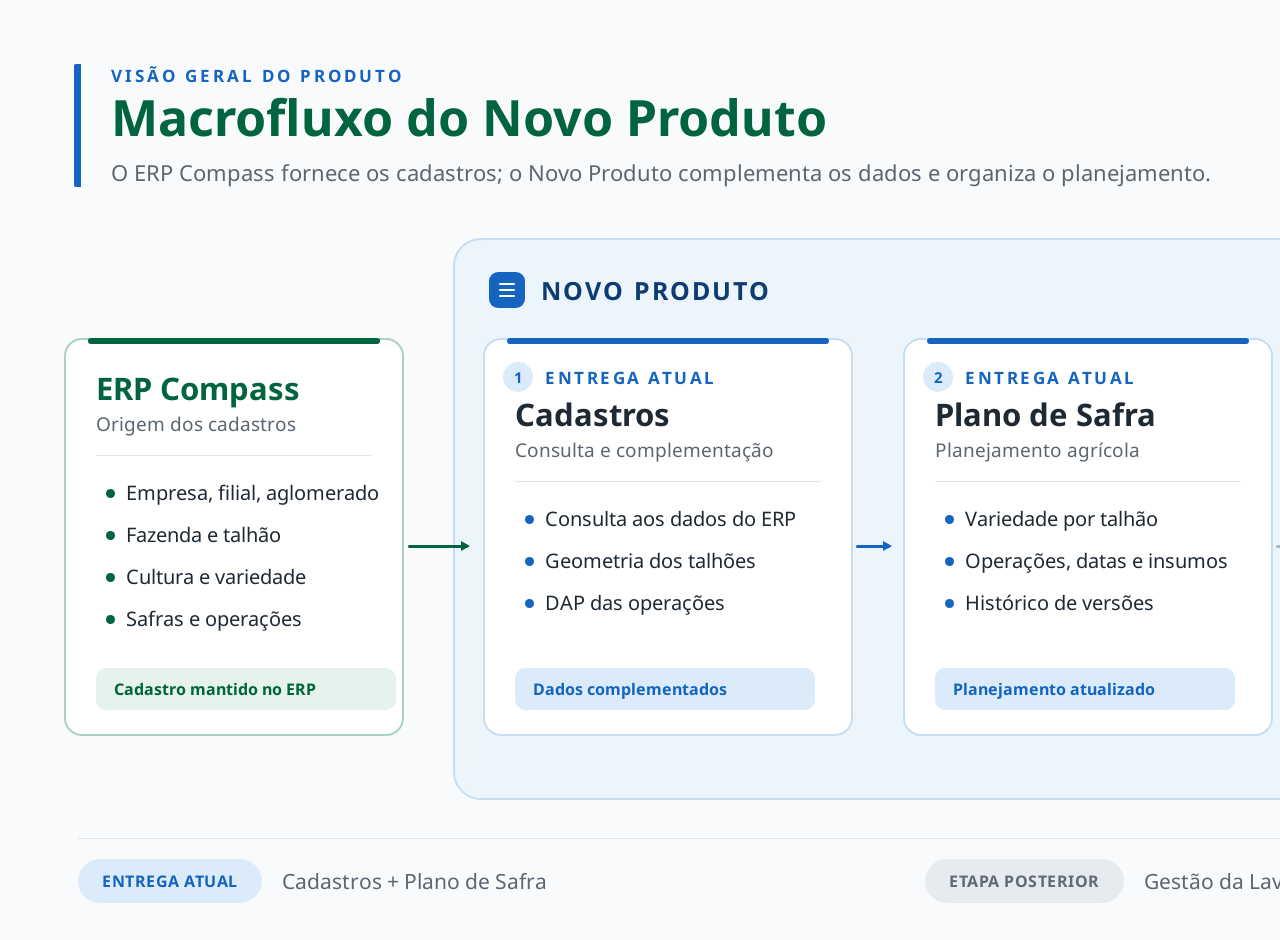
<file: docs/desenvolvimento/img/macrofluxo.html>
<!doctype html>
<!-- Fonte editável do macrofluxo (docs/desenvolvimento/img/macrofluxo.png). Para exportar de novo:
     node ferramentas/exportar-macrofluxo.js (ou peça ao Claude). Tamanho fixo: 1800 × 940. -->
<html lang="pt-BR">
<head>
<meta charset="utf-8">
<title>Macrofluxo do Novo Produto</title>
<link rel="preconnect" href="https://fonts.googleapis.com">
<link href="https://fonts.googleapis.com/css2?family=Noto+Sans:wght@400;500;700&display=swap" rel="stylesheet">
<style>
  :root {
    --fundo: #f8fafc; --painel: #ecf4fc; --painel-borda: #c9ddf1;
    --verde: #00643e; --verde-claro: #e6f2ec; --verde-borda: #a9d3bf;
    --azul: #1565c0; --azul-claro: #dcebfa; --azul-titulo: #0d3c73;
    --cinza: #a7b7c5; --cinza-texto: #5f6b76; --cinza-claro: #e7ebef;
    --texto: #1f2933; --texto-suave: #5b6670; --linha: #dfe4e9;
  }
  * { box-sizing: border-box; margin: 0; }
  body { width: 1800px; height: 940px; background: var(--fundo); font-family: 'Noto Sans', sans-serif; color: var(--texto); position: relative; overflow: hidden; }
  .cab { position: absolute; left: 74px; top: 64px; padding-left: 30px; border-left: 7px solid var(--azul); border-radius: 2px; }
  .cab small { display: block; font-size: 17px; font-weight: 700; letter-spacing: 3px; color: var(--azul); }
  .cab h1 { margin-top: 2px; font-size: 50px; font-weight: 700; color: var(--verde); line-height: 1.15; }
  .cab p { margin-top: 10px; font-size: 22px; color: var(--texto-suave); }

  .cartao { position: absolute; top: 338px; height: 398px; padding: 30px 30px 0; border-radius: 18px; background: #fff; }
  .cartao::before { content: ''; position: absolute; left: 22px; right: 22px; top: -2px; height: 6px; border-radius: 3px; background: var(--cor); }
  .cartao h2 { font-size: 31px; font-weight: 700; line-height: 1.2; }
  .cartao .sub { margin-top: 4px; font-size: 19px; color: var(--texto-suave); padding-bottom: 18px; border-bottom: 1px solid var(--linha); }
  .cartao ul { list-style: none; padding: 16px 0 0 10px; }
  .cartao li { position: relative; padding-left: 20px; font-size: 20px; line-height: 42px; white-space: nowrap; }
  .cartao li::before { content: ''; position: absolute; left: 0; top: 17px; width: 9px; height: 9px; border-radius: 50%; background: var(--cor); }
  .cartao .selo { position: absolute; left: 30px; bottom: 24px; width: 300px; padding: 10px 18px; border-radius: 10px; font-size: 16px; font-weight: 700; }
  .etapa { display: flex; align-items: center; gap: 12px; margin: -8px 0 4px -12px; font-size: 17px; font-weight: 700; letter-spacing: 2.5px; color: var(--cor); }
  .etapa b { display: grid; place-items: center; width: 30px; height: 30px; border-radius: 50%; background: var(--fundo-num); font-size: 15px; letter-spacing: 0; }

  .erp { --cor: var(--verde); left: 64px; width: 340px; border: 2px solid var(--verde-borda); }
  .erp h2 { color: var(--verde); }
  .erp li { font-size: 20px; }
  .erp .selo { background: var(--verde-claro); color: var(--verde); }

  .painel { position: absolute; left: 453px; top: 238px; width: 1280px; height: 562px; border: 2px solid var(--painel-borda); border-radius: 28px; background: var(--painel); }
  .painel__topo { position: absolute; left: 34px; top: 32px; display: flex; align-items: center; gap: 16px; font-size: 25px; font-weight: 700; letter-spacing: 2px; color: var(--azul-titulo); }
  .painel__icone { display: grid; place-items: center; width: 36px; height: 36px; border-radius: 9px; background: var(--azul); }
  .painel__icone i { display: block; width: 16px; height: 2.6px; background: #fff; border-radius: 2px; box-shadow: 0 -6px 0 #fff, 0 6px 0 #fff; }
  .legenda { position: absolute; right: 40px; top: 30px; display: flex; gap: 12px; }
  .legenda span { display: flex; align-items: center; gap: 10px; height: 38px; padding: 0 22px 0 16px; border-radius: 19px; font-size: 16px; font-weight: 700; }
  .legenda span::before { content: ''; width: 11px; height: 11px; border-radius: 50%; background: currentColor; }
  .legenda .atual { width: 192px; background: var(--azul-claro); color: var(--azul); }
  .legenda .depois { width: 206px; background: var(--cinza-claro); color: var(--cinza-texto); }
  .legenda .depois::before { background: var(--cinza-texto); }

  .ent { --cor: var(--azul); --fundo-num: var(--azul-claro); width: 370px; border: 2px solid var(--painel-borda); }
  .ent .selo { background: var(--azul-claro); color: var(--azul); }
  .cad { left: 483px; }
  .ps { left: 903px; }
  .gl { --cor: var(--cinza); --fundo-num: var(--cinza-claro); left: 1323px; width: 370px; border: 2px dashed var(--cinza); background: var(--fundo); }
  .gl .etapa { color: var(--cinza-texto); }
  .gl li::before { background: var(--cinza); }
  .gl .selo { background: var(--cinza-claro); color: var(--cinza-texto); }

  .seta { position: absolute; top: 545px; height: 3px; border-radius: 2px; background: var(--c); }
  .seta::after { content: ''; position: absolute; right: -2px; top: -4px; border: 5.5px solid transparent; border-left: 9px solid var(--c); border-right: 0; }
  .s1 { --c: var(--verde); left: 408px; width: 60px; }
  .s2 { --c: var(--azul); left: 856px; width: 34px; }
  .s3 { --c: var(--cinza); left: 1276px; width: 34px; }

  .rodape { position: absolute; left: 78px; right: 78px; top: 838px; border-top: 1px solid var(--linha); }
  .rodape div { position: absolute; top: 20px; display: flex; align-items: center; gap: 20px; font-size: 21px; color: var(--texto-suave); }
  .rodape span { display: grid; place-items: center; height: 44px; padding: 0 24px; border-radius: 22px; font-size: 16px; font-weight: 700; letter-spacing: .5px; }
  .r1 { left: 0; } .r1 span { background: var(--azul-claro); color: var(--azul); }
  .r2 { left: 847px; } .r2 span { background: var(--cinza-claro); color: var(--cinza-texto); }
</style>
</head>
<body>
  <div class="cab">
    <small>VISÃO GERAL DO PRODUTO</small>
    <h1>Macrofluxo do Novo Produto</h1>
    <p>O ERP Compass fornece os cadastros; o Novo Produto complementa os dados e organiza o planejamento.</p>
  </div>

  <section class="cartao erp">
    <h2>ERP Compass</h2>
    <p class="sub">Origem dos cadastros</p>
    <ul><li>Empresa, filial, aglomerado</li><li>Fazenda e talhão</li><li>Cultura e variedade</li><li>Safras e operações</li></ul>
    <p class="selo">Cadastro mantido no ERP</p>
  </section>

  <div class="painel">
    <div class="painel__topo"><span class="painel__icone"><i></i></span>NOVO PRODUTO</div>
    <div class="legenda"><span class="atual">Entrega atual</span><span class="depois">Etapa posterior</span></div>
  </div>

  <section class="cartao ent cad">
    <p class="etapa"><b>1</b>ENTREGA ATUAL</p>
    <h2>Cadastros</h2>
    <p class="sub">Consulta e complementação</p>
    <ul><li>Consulta aos dados do ERP</li><li>Geometria dos talhões</li><li>DAP das operações</li></ul>
    <p class="selo">Dados complementados</p>
  </section>

  <section class="cartao ent ps">
    <p class="etapa"><b>2</b>ENTREGA ATUAL</p>
    <h2>Plano de Safra</h2>
    <p class="sub">Planejamento agrícola</p>
    <ul><li>Variedade por talhão</li><li>Operações, datas e insumos</li><li>Histórico de versões</li></ul>
    <p class="selo">Planejamento atualizado</p>
  </section>

  <section class="cartao gl">
    <p class="etapa"><b>3</b>ETAPA POSTERIOR</p>
    <h2>Gestão da Lavoura</h2>
    <p class="sub">Execução e acompanhamento</p>
    <ul><li>Calendário e abertura de OS</li><li>Acompanhamento de estoque</li><li>Execução das operações</li></ul>
    <p class="selo">Entrega posterior</p>
  </section>

  <i class="seta s1"></i><i class="seta s2"></i><i class="seta s3"></i>

  <div class="rodape">
    <div class="r1"><span>ENTREGA ATUAL</span>Cadastros + Plano de Safra</div>
    <div class="r2"><span>ETAPA POSTERIOR</span>Gestão da Lavoura</div>
  </div>
</body>
</html>
</file>
